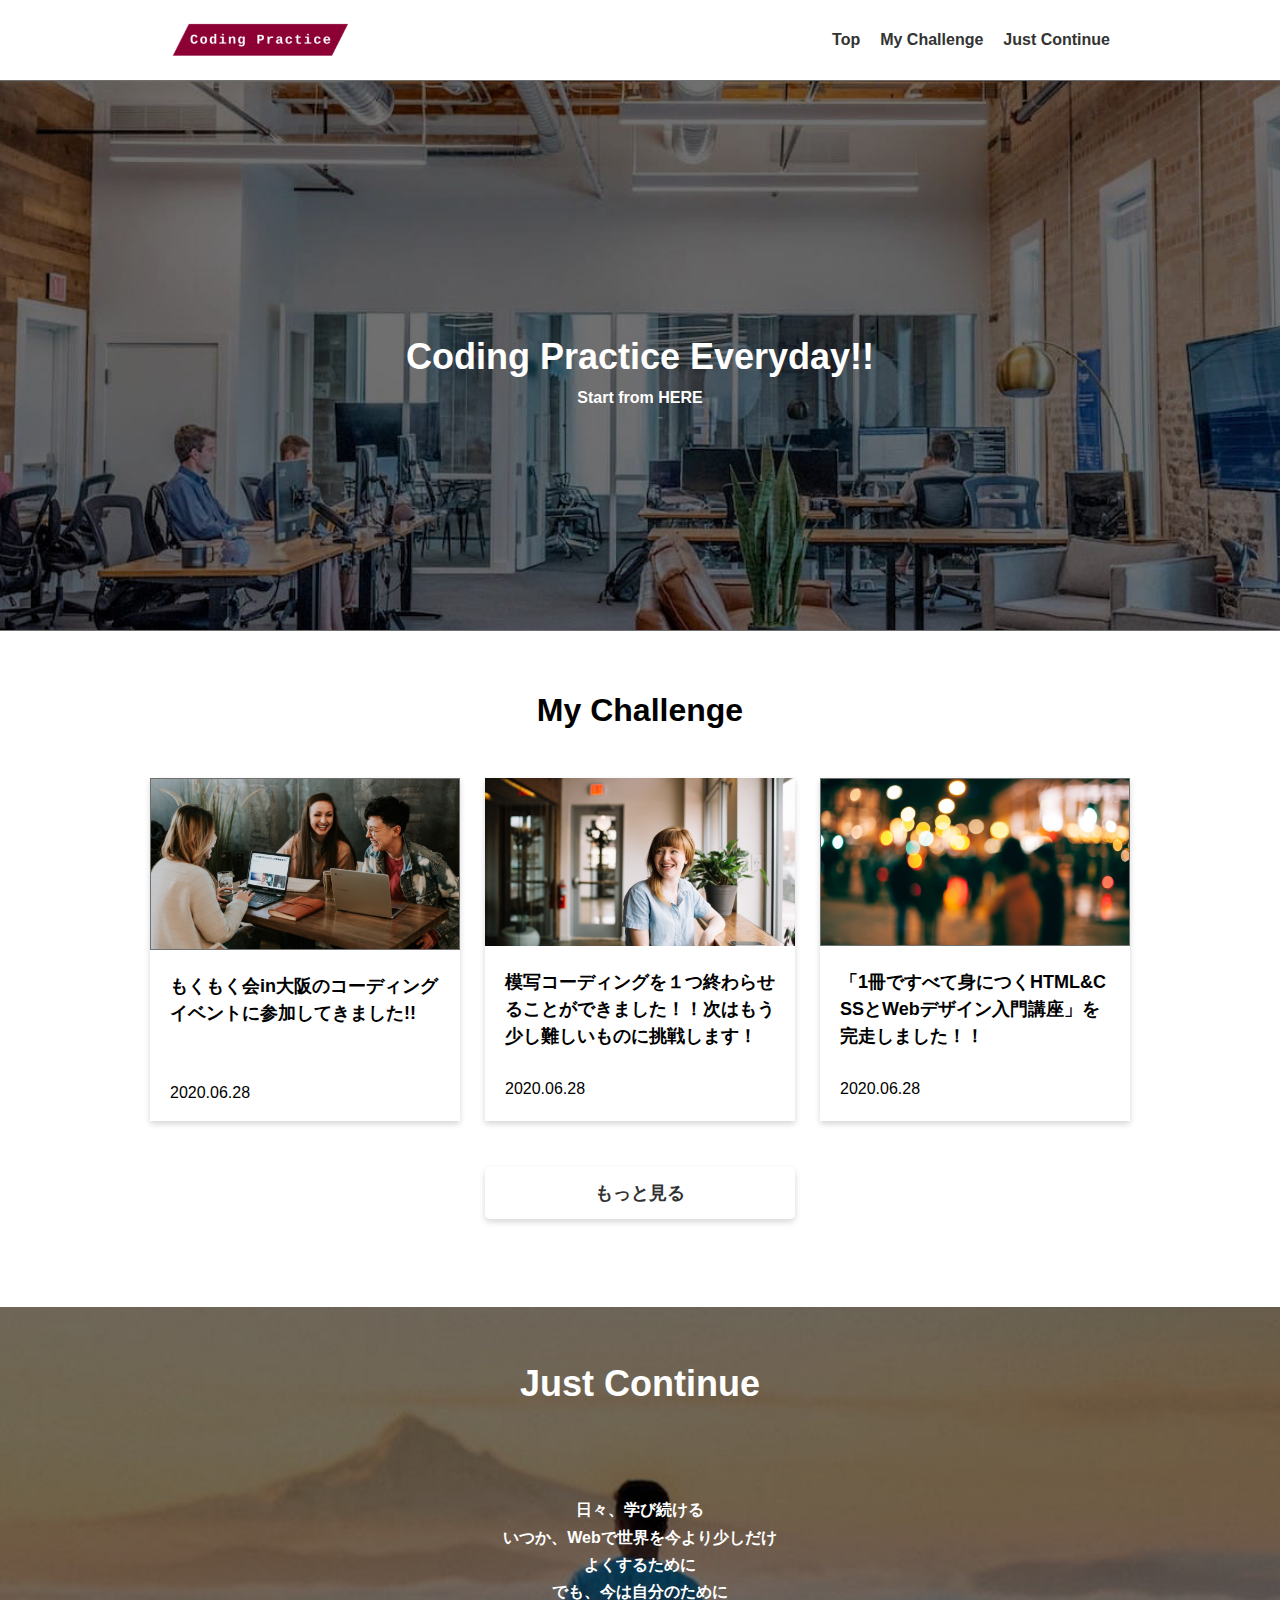
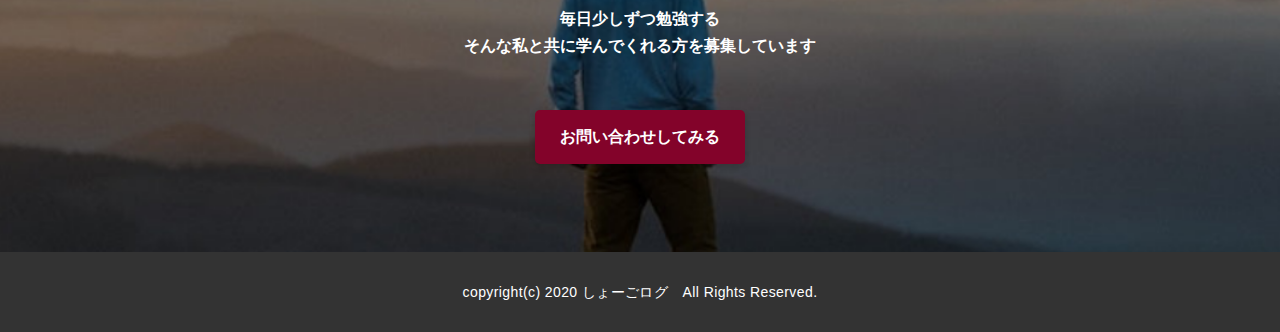
<file: first_challenge/index.html>
<!DOCTYPE html>
<html lang="ja">

<head>
    <meta charset="UTF-8">
    <meta name="viewport" content="width=device-width, initial-scale=1.0">
    <title>Coding Practice</title>
    <meta name="description" content="模写コーディングの練習サイトになります。">
    <link rel="stylesheet" href="css/reset.css">
    <link rel="stylesheet" href="css/style.css">
</head>

<body>
    <header class="header">
        <div class="header-inner">
            <h1 class="header-logo"><a href="#"><img class="logo" src="../first_challenge/images/logo_transparent.png" alt="Coding Practice"></a></h1>
            <nav class="header-nav">
              <ul class="header-nav-list">
                <li class="header-nav-list-item"><a href="#">Top</a></li>
                <li class="header-nav-list-item"><a href="#">My Challenge</a></li>
                <li class="header-nav-list-item"><a href="#">Just Continue</a></li>
              </ul>
            </nav>
        </div>
    </header>

    <div class="mv">
        <div class="mv-copy">
          <h1 class="mv-copy-title">Coding Practice Everyday!!</h1>
          <p class="mv-copy-text">Start from HERE</p>
        </div>
    </div>

    <section class="contents">
        <div class="contents-inner">
            <h2 class="section-title">My Challenge</h2>
            <div class="wrapper">
                <div class="contents-box">
                    <figure class="contents-box-img"><img src="../first_challenge/images/brooke-cagle-g1Kr4Ozfoac-unsplash (1).png" alt=""></figure>
                    <div class="contents-box-info">
                         <h2>もくもく会in大阪のコーディングイベントに参加してきました!!</h2>
                         <time datetime="2020.06.28">2020.06.28</time>
                    </div>
                </div>
                <div class="contents-box">
                    <figure class="contents-box-img"><img src="../first_challenge/images/brooke-cagle-NoRsyXmHGpI-unsplash.png" alt=""></figure>
                    <div class="contents-box-info">
                         <h2>模写コーディングを１つ終わらせ ることができました！！次はもう 少し難しいものに挑戦します！</h2>
                         <time datetime="2020.07.02">2020.06.28</time>
                    </div>
                </div>
                <div class="contents-box">
                    <figure class="contents-box-img"><img src="../first_challenge/images/kevin-hendersen-MQ4eKnHtOUg-unsplash.png" alt=""></figure>
                    <div class="contents-box-info">
                         <h2>「1冊ですべて身につくHTML&C SSとWebデザイン入門講座」を 完走しました！！</h2>
                         <time datetime="2020.07.10">2020.06.28</time>
                    </div>
                </div>
            </div>
            <a href="#" class="btn">もっと見る</a>
        </div>
    </section>

    <section class="cta">
        <div class="cta-inner">
            <h2 class="section-text-03">Just Continue</h2>
            <p class="cta-text">
                日々、学び続ける<br>いつか、Webで世界を今より少しだけ<br>よくするために<br>でも、今は自分のために<br>毎日少しずつ勉強する<br>そんな私と共に学んでくれる方を募集しています
            </p>
            <a href="#" class="cta-btn">お問い合わせしてみる</a>
        </div>
    </section>

    <footer class="footer">
        <p><small>copyright(c) 2020 しょーごログ　All Rights Reserved.</small></p>
    </footer>
</body>
</html>
</file>
<file: first_challenge/css/style.css>
@charset "UTF-8";

html {
    font-size: 100%;
}

body {
      font-family: "Helvetica Neue", Arial, "Hiragino Kaku Gothic ProN", "Hiragino Sans", Meiryo, sans-serif;
}

a {
    text-decoration: none;
    color: #333333;
}

img {
    max-width: 100%;
    height: auto;
}

.header {
    height: 80px;
}

@media (max-width: 768px) {
    .header {
        height: 60px;
    }
}

.header .header-inner {
    max-width: 980px;
    margin-left: auto;
    margin-right: auto;
    padding: 0 20px;
    height: 100%;
    display: flex;
    justify-content: space-between;
    align-items: center;
}

@media (max-width: 768px) {
    .header .header-inner {
        padding: 0 10px;
    }
}

.header-logo a img {
    width: 179px;
    height: 40px;
}

@media (max-width: 768px) {
    .header-logo a img {
        width: 110px;
        height: 24px;
    }
}

.header-nav-list {
    display: flex;
}

.header-nav-list-item {
    padding: 10px;
}

@media (max-width: 768px) {
    .header-nav-list-item {
        padding: 5px;
    }
}

.header-nav-list-item:last-child {
    padding-right: 0;
}

.header-nav-list-item a {
    font-weight: bold;
}

@media (max-width: 768px) {
    .header-nav-list-item a {
        font-size: 11px;
    }
}

.mv {
    height: 551px;
    background-image: url(../images/austin-distel-wawEfYdpkag-unsplash.png);
    background-size: cover;
    background-position: center;
    text-align: center;
    position: relative;
}

.mv-copy {
    position: absolute;
    top: 50%;
    left: 50%;
    -webkit-transform: translate(-50%, -30%);
    transform: translate(-50%, -30%);
}

.mv-copy-title {
    color: #ffffff;
    font-size: 36px;
    margin-bottom: 10px;
    font-weight: bold;
    line-height: 1.3;
}

@media (max-width: 768px) {
    .mv-copy-title {
        font-size: 32px;
    }
}

.mv-copy-text {
    font-size: 16px;
    color: #ffffff;
    font-weight: bold;
}

.section-title {
    font-size: 32px;
    font-weight: bold;
    text-align: center;
    margin-bottom: 49px;
    line-height: 1.2;
}

@media (max-width: 768px) {
    .section-title {
        font-size: 28px;
    }
}

.wrapper {
    display: flex;
    justify-content: space-between;
}

@media (max-width: 768px) {
    .wrapper {
        flex-direction: column;
    }
}

.contents {
    padding: 60px 0 88px;
}

.contents-inner {
    margin-left: auto;
    margin-right: auto;
    max-width: 980px;
}

.contents-box {
    margin-right: 25px;
    width: calc(33.33333333% - 25px * 2 / 3);
    box-shadow: 0px 3px 6px rgba(0, 0, 0, 0.16);
}

@media (max-width: 768px) {
    .contents-box {
        width: 100%;
        margin-bottom: 20px;
        max-width: 400px;
        margin-left: auto;
        margin-right: auto;
    }
}

.contents-box:nth-child(3) {
    margin-right: 0;
}

@media (max-width: 768px) {
    .contents-box:nth-child(3) {
        margin-right: auto;
    }
}

.contents-box-img img {
    width: 100%;
}

.contents-box-info {
    padding: 20px;
    height: 168px;
    display: flex;
    flex-direction: column;
}

@media (max-width: 768px) {
    .contents-box-info {
        height: 140px;
    }
}

.contents-box-info h2 {
    font-weight: bold;
    font-size: 18px;
    line-height: 1.5;
}

@media (max-width: 768px) {
    .contents-box-info h2 {
        font-size: 16px;
    }
}

.contents-box-info time {
    margin-top: auto;
}

@media (max-width: 768px) {
    .contents-box-info time {
        font-size: 14px;
    }
}

.btn {
    display: block;
    width: 310px;
    padding: 17px 0;
    font-size: 18px;
    font-weight: bold;
    box-shadow: 0 3px 6px rgba(0, 0, 0, 0.16);
    text-align: center;
    margin-left: auto;
    margin-right: auto;
    margin-top: 46px;
    transition: 0.3s;
    border-radius: 5px;
    line-height: 1.0;
}

@media (max-width: 768px) {
    .btn {
        width: 80%;
        font-size: 16px;
    }
}

.btn:hover {
    opacity: 0.8;
}

.cta {
  background-image: url(../images/tim-bogdanov-4uojMEdcwI8-unsplash.png);
  background-size: cover;
  background-position: center;
}

.cta-inner {
    padding: 59px 0 44px;
} 

.section-text-03 {
    text-align: center;
    font-weight: bold;
    font-size: 36px;
    margin-bottom: 47px;
    color: #ffffff;
}

@media (max-width: 768px) {
    .section-text-03 {
        font-size: 28px;
    }
}

.cta-text {
    text-align: center;
    font-weight: bold;
    line-height: 1.7;
    margin-bottom: 50px;
    padding-top: 47px;
    color: #ffffff;
}

@media (max-width: 768px) {
    .cta-text {
        font-size: 14px;
        line-height: 2;
    }
}

.cta-btn {
    display: block;
    width: 210px;
    color: #ffffff;
    padding: 19px 0;
    background-color: #83032a;
    border-radius: 5px;
    box-shadow: 0 3px 6px rgba(0, 0, 0, 0.16);
    text-align: center;
    margin-left: auto;
    margin-right: auto;
    margin-bottom: 44px;
    transition: 0.3s;
    font-weight: bold;
}

@media (max-width: 768px) {
    .cta-btn {
        width: 80%;
    }
}

.cta-btn:hover {
    opacity: 0.8;
}

.footer {
    text-align: center;
    background-color: #333333;
    color: #ffffff;
    padding: 32px;
}

.footer {
    text-align: center;
    background-color: #333333;
    color: #ffffff;
    padding: 32px 0;
}

.footer small {
    font-size: 14px;
    letter-spacing: 0.025rem;
}
</file>
